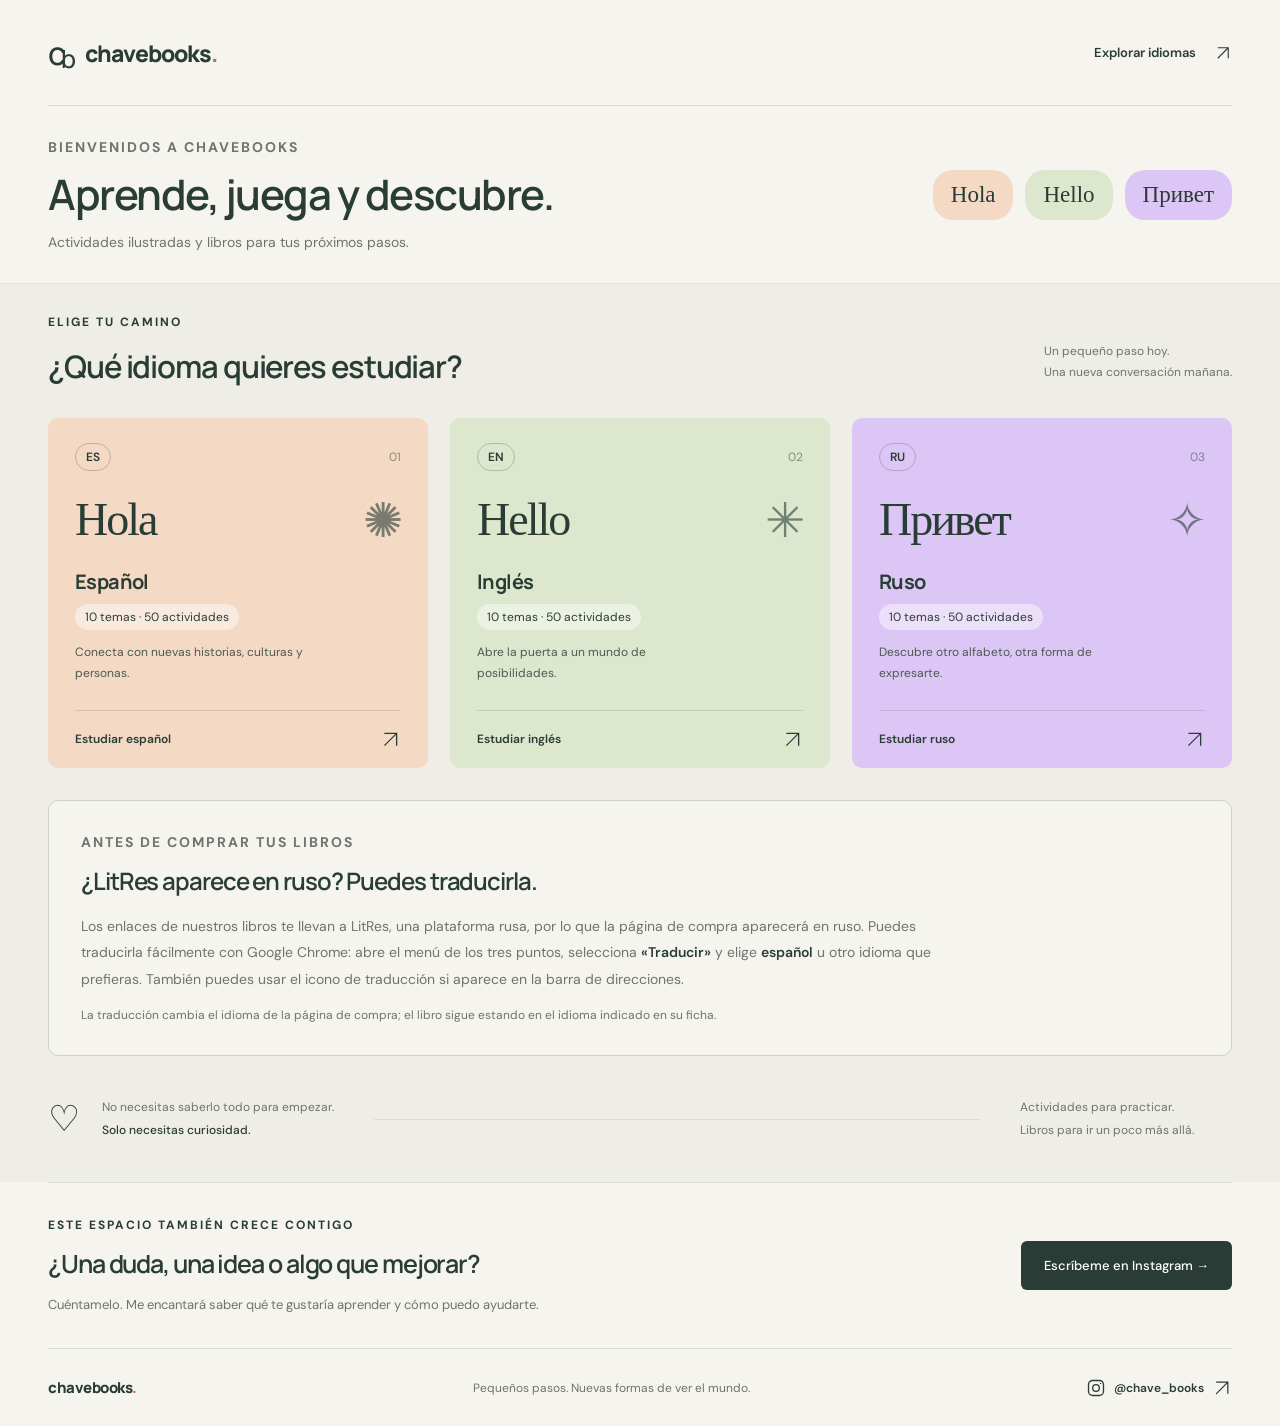
<file: index.html>
<!doctype html>
<html lang="es">
<head>
  <meta charset="UTF-8">
  <meta name="viewport" content="width=device-width, initial-scale=1">
  <meta name="theme-color" content="#f6f4ee">
  <meta name="description" content="Aprende español, inglés y ruso a tu ritmo. Practica con actividades interactivas y descubre libros para seguir aprendiendo.">
  <title>chavebooks · Aprende, juega y descubre.</title>
  <link rel="icon" href="favicon.svg" type="image/svg+xml">
  <link rel="canonical" href="https://magnificent-empanada-bff6dc.netlify.app/">
  <meta property="og:type" content="website">
  <meta property="og:locale" content="es_ES">
  <meta property="og:site_name" content="chavebooks">
  <meta property="og:title" content="chavebooks · Aprende, juega y descubre.">
  <meta property="og:description" content="Actividades, juegos y libros para descubrir el español, el inglés y el ruso a tu ritmo.">
  <meta property="og:url" content="https://magnificent-empanada-bff6dc.netlify.app/">
  <meta property="og:image" content="https://magnificent-empanada-bff6dc.netlify.app/assets/social/chavebooks.png">
  <meta property="og:image:width" content="1200">
  <meta property="og:image:height" content="630">
  <meta property="og:image:alt" content="chavebooks: Aprende, juega y descubre. Español, inglés y ruso con un perro, un elefante y una fresa.">
  <meta name="twitter:card" content="summary_large_image">
  <meta name="twitter:title" content="chavebooks · Aprende, juega y descubre.">
  <meta name="twitter:description" content="Descubre actividades, juegos y libros para aprender idiomas a tu ritmo.">
  <meta name="twitter:image" content="https://magnificent-empanada-bff6dc.netlify.app/assets/social/chavebooks.png">
  <link rel="stylesheet" href="styles.css">
  <script src="books.js" defer></script>
  <script src="activities.js" defer></script>
  <script src="media.js" defer></script>
  <script src="analytics.js" defer></script>
  <script src="localization.js" defer></script>
  <script src="learning.js" defer></script>
  <script src="app.js" defer></script>
</head>
<body>
  <a class="skip" href="#main">Saltar al contenido</a>
  <header class="header wrap">
    <a class="brand" href="#" aria-label="chavebooks, inicio"><span class="brand-icon" aria-hidden="true">c<span>b</span></span> chavebooks<span class="brand-dot">.</span></a>
    <nav aria-label="Navegación principal"><a href="#idiomas">Explorar idiomas <svg class="arrow-icon" viewBox="0 0 24 24" fill="none" stroke="currentColor" stroke-width="1.5" aria-hidden="true"><path d="M5 19 19 5M5 5h14v14"/></svg></a></nav>
  </header>
  <main id="main" tabindex="-1"></main>
  <aside class="feedback-invite wrap" aria-labelledby="feedback-invite-title"><div><p class="eyebrow">ESTE ESPACIO TAMBIÉN CRECE CONTIGO</p><h2 id="feedback-invite-title">¿Una duda, una idea o algo que mejorar?</h2><p>Cuéntamelo. Me encantará saber qué te gustaría aprender y cómo puedo ayudarte.</p></div><a class="button dark" href="https://www.instagram.com/chave_books/" target="_blank" rel="noopener noreferrer">Escríbeme en Instagram →</a></aside>
  <footer class="wrap footer"><a class="brand footer-brand" href="#">chavebooks<span class="brand-dot">.</span></a><p>Pequeños pasos. Nuevas formas de ver el mundo.</p><a class="instagram-link" href="https://www.instagram.com/chave_books/" target="_blank" rel="noopener noreferrer" aria-label="Instagram de chavebooks, @chave_books (se abre en otra pestaña)"><svg viewBox="0 0 24 24" fill="none" stroke="currentColor" stroke-width="1.6" aria-hidden="true"><rect x="3" y="3" width="18" height="18" rx="5"/><circle cx="12" cy="12" r="4"/><circle cx="17.5" cy="6.5" r=".8" fill="currentColor" stroke="none"/></svg> @chave_books <svg class="arrow-icon" viewBox="0 0 24 24" fill="none" stroke="currentColor" stroke-width="1.5" aria-hidden="true"><path d="M5 19 19 5M5 5h14v14"/></svg></a></footer>
</body>
</html>
</file>
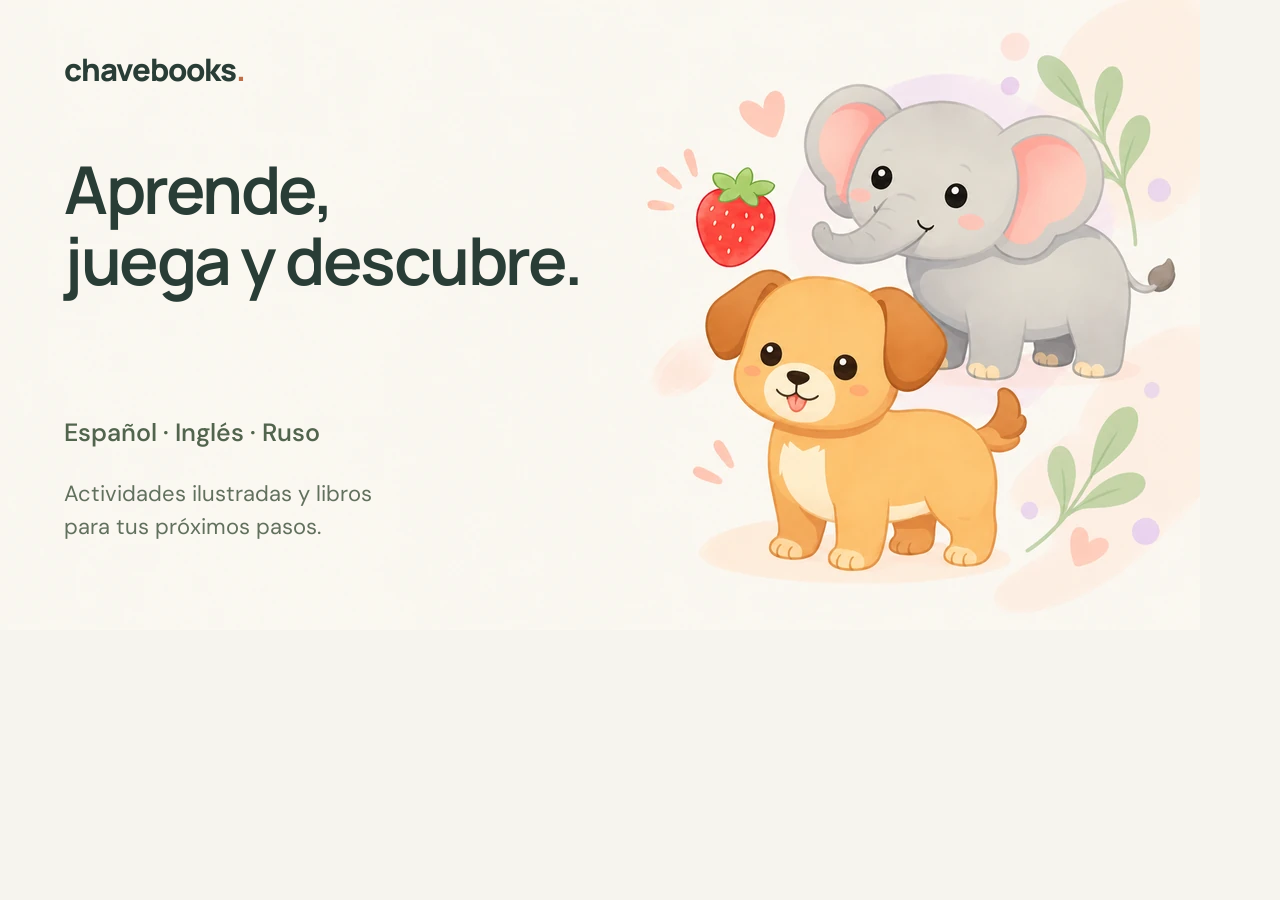
<file: design/social.html>
<!doctype html><html lang="es"><meta charset="utf-8"><link rel="stylesheet" href="../styles.css"><title>Vista previa de chavebooks</title><style>
html,body{margin:0;width:1200px;height:630px;overflow:hidden}body{background:#f6f4ee}.poster{position:relative;width:1200px;height:630px;background:url('social-background.webp') center/cover no-repeat;color:#293d36}.poster .brand{position:absolute;left:64px;top:48px;font-size:31px;font-family:Manrope,sans-serif;font-weight:800;letter-spacing:-1px}.poster h1{position:absolute;left:64px;top:154px;margin:0;width:560px;font:650 66px/1.08 Manrope,sans-serif;letter-spacing:-2.5px}.poster .languages{position:absolute;left:64px;top:414px;font:550 25px/1.5 'DM Sans',sans-serif;margin:0;color:#52644e}.poster .description{position:absolute;left:64px;top:477px;width:520px;font:400 22px/1.5 'DM Sans',sans-serif;margin:0;color:#62705e}
</style><main class="poster"><span class="brand">chavebooks<span class="brand-dot">.</span></span><h1>Aprende,<br>juega y descubre.</h1><p class="languages">Español · Inglés · Ruso</p><p class="description">Actividades ilustradas y libros<br>para tus próximos pasos.</p></main></html>
</file>
<file: styles.css>
@font-face { font-family: 'DM Sans'; font-style: normal; font-weight: 100 1000; font-display: swap; src: url('assets/fonts/dm-sans-latin-wght-normal.woff2') format('woff2'); }
@font-face { font-family: 'Manrope'; font-style: normal; font-weight: 200 800; font-display: swap; src: url('assets/fonts/manrope-latin-wght-normal.woff2') format('woff2'); unicode-range: U+0000-00FF,U+0131,U+0152-0153,U+02BB-02BC,U+02C6,U+02DA,U+02DC,U+0304,U+0308,U+0329,U+2000-206F,U+20AC,U+2122,U+2191,U+2193,U+2212,U+2215,U+FEFF,U+FFFD; }
@font-face { font-family: 'Manrope'; font-style: normal; font-weight: 200 800; font-display: swap; src: url('assets/fonts/manrope-cyrillic-wght-normal.woff2') format('woff2'); unicode-range: U+0301,U+0400-045F,U+0490-0491,U+04B0-04B1,U+2116; }
:root{--ink:#293d36;--muted:#6d756e;--paper:#f6f4ee;--line:#dcded3;--peach:#f4d9c5;--sage:#dce7cd;--lavender:#e4dded}*{box-sizing:border-box}html{scroll-behavior:smooth;scroll-padding-top:24px}body{margin:0;background:var(--paper);color:var(--ink);font:16px 'DM Sans','Manrope',sans-serif}a{color:inherit;text-decoration:none}button,input{font:inherit}button,a,input{ -webkit-tap-highlight-color:transparent}a:focus-visible,button:focus-visible,input:focus-visible{outline:3px solid #926840;outline-offset:5px}.wrap{max-width:1200px;width:calc(100% - 96px);margin:auto}.header{height:106px;display:flex;align-items:center;justify-content:space-between;border-bottom:1px solid var(--line)}.brand{font-family:'Manrope',sans-serif;font-size:23px;font-weight:800;letter-spacing:-1px;display:flex;align-items:center}.brand-icon{font-size:32px;display:inline-flex;align-items:baseline;margin-right:14px;letter-spacing:-5px;font-weight:500}.brand-icon span{font-size:25px;transform:translateY(3px)}.brand-dot{color:#ba714c}.header nav a{font-size:13px;font-weight:600}.header nav span{margin-left:22px;font-size:20px}.hero{display:grid;grid-template-columns:1.1fr 1fr;gap:20px;padding-top:78px;padding-bottom:75px}.eyebrow{font-size:12px;letter-spacing:2px;font-weight:700;line-height:1.8}.small-star{font-size:18px;color:#a16e4f;vertical-align:middle;margin-right:8px}h1,h2,h3,p{margin-top:0}h1,h2,h3{font-family:'Manrope',sans-serif}h1{font-size:66px;line-height:1.14;font-weight:600;letter-spacing:-3.6px;margin-bottom:24px;margin-top:23px}h1 em{font-family:Georgia,serif;font-weight:400;letter-spacing:-3px;color:#798568}.hero-description{color:var(--muted);font-size:15px;line-height:1.9;max-width:370px;margin-bottom:29px}.button{display:inline-flex;gap:30px;align-items:center;justify-content:space-between;padding:16px 23px;border-radius:6px;font-size:13px;font-weight:500;border:0;cursor:pointer;transition:background .18s,transform .18s}.dark{background:var(--ink);color:#fff}.dark:hover{background:#42594b;transform:translateY(-2px)}.button span{font-size:19px}.hero-note{font-size:12px;color:var(--muted);margin:20px 0 0}.hero-note span{color:#9eaa8b;margin-right:6px}.hero-art{position:relative;height:390px;align-self:center}.orbit{position:absolute;border:1px solid #d9ddcf;border-radius:50%;width:355px;height:355px;top:6px;left:55px}.orbit-two{width:285px;height:285px;top:41px;left:90px}.speech{position:absolute;width:205px;height:136px;display:flex;flex-direction:column;justify-content:center;padding-left:28px;border-radius:19px;font-family:'Manrope',sans-serif;font-size:42px;font-weight:600;letter-spacing:-2px;box-shadow:0 12px 20px #293d3608}.speech:after{content:'';position:absolute;bottom:-16px;left:28px;border:10px solid transparent;border-top-color:inherit;border-bottom:0;transform:skewY(-25deg)}.speech span{font-family:'DM Sans','Manrope',sans-serif;font-size:12px;letter-spacing:0;font-weight:400;margin-top:5px}.speech-es{background:var(--peach);border-color:var(--peach);left:40px;top:20px;transform:rotate(-9deg)}.speech-en{background:var(--sage);border-color:var(--sage);right:0;top:108px;transform:rotate(8deg);z-index:2}.speech-ru{background:var(--lavender);border-color:var(--lavender);left:68px;top:220px;transform:rotate(-5deg);font-size:36px}.art-star{position:absolute;right:32px;top:5px;font-size:64px;color:#9da98a}.tiny-star{position:absolute;left:4px;top:210px;font-size:35px;color:#b28361}.art-caption{position:absolute;bottom:0;right:12px;font-size:12px;letter-spacing:1.5px;transform:rotate(-90deg);transform-origin:right center}.languages-section{padding:52px 0 0;background:#eeeee6;border-top:1px solid #e2e4da}.section-heading{display:flex;justify-content:space-between;align-items:end;margin-bottom:32px}.section-heading .eyebrow{margin-bottom:12px}h2{font-size:31px;line-height:1.3;font-weight:600;letter-spacing:-1.1px;margin-bottom:0}.section-heading>p{font-size:12px;line-height:1.8;color:var(--muted);margin:0 0 2px}.language-grid{display:grid;grid-template-columns:repeat(3,1fr);gap:22px}.language-card{padding:25px 27px 0;border-radius:10px;transition:transform .2s,box-shadow .2s}.language-card:hover{transform:translateY(-6px);box-shadow:0 12px 22px #293d3610}.peach{background:var(--peach)}.sage{background:var(--sage)}.lavender{background:var(--lavender)}.card-top{display:flex;align-items:center;justify-content:space-between}.language-code{border:1px solid #293d3640;border-radius:30px;padding:5px 10px;font-size:12px;font-weight:600}.card-number{font-size:12px;color:#293d3680}.native{font-family:Georgia,serif;font-size:46px;letter-spacing:-2px;margin:21px 0 20px;display:flex;align-items:center;justify-content:space-between}.native span{font-family:serif;font-size:48px;font-weight:400;opacity:.6}.language-card h3{font-size:20px;letter-spacing:-.6px;margin-bottom:9px}.language-card>p{font-size:12px;line-height:1.8;max-width:230px;min-height:44px;color:#4b5b50;margin-bottom:24px}.card-bottom{border-top:1px solid #293d3626;display:flex;align-items:center;justify-content:space-between;padding:18px 0;font-size:12px;font-weight:600}.card-bottom span{font-size:21px}.learning-note{display:flex;align-items:center;gap:22px;padding:40px 0}.learning-note>span:first-child{font-size:36px;font-family:serif}.learning-note p{font-size:12px;line-height:1.9;margin:0;color:var(--muted)}.learning-note strong{font-weight:500;color:var(--ink)}.note-line{height:1px;background:var(--line);flex:1;margin:0 18px}.note-right{min-width:212px}.footer{padding:28px 0;display:flex;justify-content:space-between;align-items:center;gap:24px}.footer-brand{font-size:15px;letter-spacing:-.5px}.footer p,.footer>span{font-size:12px;color:var(--muted);margin:0}.skip{position:absolute;left:12px;top:-70px;z-index:10;background:var(--ink);color:white;padding:12px}.skip:focus{top:8px}.detail{padding:30px 0 60px;min-height:75vh}.back{font-size:12px;display:inline-block;margin-bottom:25px}.language-banner{border-radius:12px;padding:35px 40px;display:flex;justify-content:space-between;align-items:center}.language-banner h1{margin:12px 0;font-size:48px;letter-spacing:-2px}.language-banner p:last-child{font-size:14px;margin-bottom:0}.banner-native{font-family:Georgia,serif;font-style:italic;font-weight:400;opacity:.55;margin-left:28px}.banner-star{font-size:90px;opacity:.5}.tabs{display:flex;gap:35px;border-bottom:1px solid var(--line);margin-top:20px}.tabs a{padding:18px 0;font-size:14px;border-bottom:3px solid transparent}.tabs a[aria-current]{border-color:var(--ink);font-weight:700}.tabs span{margin-left:18px}.activity-heading{display:flex;gap:20px;justify-content:space-between;align-items:center;margin:38px 0 28px}.activity-heading h2{margin-bottom:12px}.activity-heading p:last-child{font-size:14px;color:var(--muted);line-height:1.8;margin:0;max-width:650px}.level{font-size:12px;background:#e7ebdf;padding:9px 13px;border-radius:30px;white-space:nowrap}.exercise-meta{display:flex;justify-content:space-between;border-bottom:1px solid var(--line);padding:17px 0;font-size:12px;color:var(--muted)}.question{border:0;border-bottom:1px solid var(--line);margin:0;padding:26px 0;min-width:0}.question legend{float:left;width:100%;font-size:17px;margin-bottom:18px;line-height:1.6}.question-number{font-size:12px;color:var(--muted);margin-right:15px}.answers{clear:both;display:flex;gap:12px;padding-left:34px}.answers label{position:relative;cursor:pointer}.answers input{position:absolute;left:12px;top:12px;width:16px;height:16px;accent-color:var(--ink)}.answers label span{display:block;border:1px solid #cdd3c5;border-radius:5px;padding:12px 24px 12px 40px;font-size:14px}.answers input:checked+span{background:#dce7cd;border-color:#708369}.answers input:focus-visible+span{outline:2px solid #926840;outline-offset:2px}.feedback{font-size:13px;margin:15px 0 0 34px;line-height:1.8}.feedback:empty{display:none}.correct{color:#345c38}.incorrect{color:#8d4627}.exercise-actions{display:flex;align-items:center;gap:25px;margin-top:28px}.reset{border:0;background:none;color:var(--ink);font-size:12px;cursor:pointer;padding:12px}.result:not(:empty){padding:22px;background:var(--sage);border-radius:8px;margin-top:25px;line-height:1.8}.empty-books{padding:50px 24px;background:#eeeee6;text-align:center;border-radius:10px}.book-symbol{font-size:54px;color:#798568}.empty-books h3{font-size:24px;margin:15px 0;letter-spacing:-.7px}.empty-books p{font-size:14px;line-height:1.9;max-width:470px;margin:0 auto 25px;color:var(--muted)}.book-grid{display:grid;grid-template-columns:repeat(3,1fr);gap:22px}.book-card{border:1px solid var(--line);border-radius:10px;padding:28px}.book-card h3{font-size:25px;margin:15px 0}.book-card p{color:var(--muted);font-size:14px;line-height:1.8}
@media(min-width:1400px){.hero{padding-top:95px;padding-bottom:95px}}@media(max-width:1050px){.wrap{width:calc(100% - 56px)}h1{font-size:54px}.hero-art{transform:scale(.85);transform-origin:right center}.hero{grid-template-columns:1.15fr 1fr;gap:0}.speech-en{right:-25px}.language-card{padding:22px 22px 0}.native{font-size:40px}.footer>span{display:none}}@media(max-width:760px){.wrap{width:calc(100% - 40px)}.header{height:82px}.brand{font-size:19px}.brand-icon{margin-right:10px}.header nav a{font-size:12px}.header nav span{margin-left:5px}.hero{grid-template-columns:1fr;padding-top:40px;padding-bottom:24px}.hero h1{font-size:52px;letter-spacing:-2.8px}.hero-description{max-width:400px}.hero-art{width:370px;max-width:100%;height:345px;transform:scale(.85);transform-origin:center center;justify-self:center;margin:0 0 8px}.orbit{left:12px;top:0;width:330px;height:330px}.orbit-two{left:42px;top:30px;width:270px;height:270px}.speech-es{left:10px;top:5px}.speech-en{right:-2px;top:99px}.speech-ru{left:35px;top:205px}.art-star{right:15px;top:-5px}.tiny-star{left:-15px;top:182px}.art-caption{display:none}.languages-section{padding-top:35px}.section-heading{display:block}.section-heading>p{margin-top:16px}h2{font-size:27px}.language-grid{grid-template-columns:1fr;gap:16px}.language-card{padding:23px 25px 0}.native{margin:12px 0;font-size:43px}.language-card>p{max-width:100%;min-height:0}.learning-note{gap:15px;padding:30px 0}.note-line,.note-right{display:none}.footer{align-items:start;flex-direction:column;gap:12px;padding:25px 0}.language-banner{padding:25px}.language-banner h1{font-size:36px}.banner-native{display:block;margin:10px 0 0;font-size:30px}.banner-star{font-size:60px}.activity-heading{align-items:start;flex-direction:column;margin:28px 0 22px}.exercise-meta{gap:15px;font-size:12px}.question legend{font-size:15px}.answers{padding-left:0;gap:8px;flex-wrap:wrap}.answers label span{padding:12px 16px 12px 36px;font-size:13px}.feedback{margin-left:0}.exercise-actions{gap:12px;flex-wrap:wrap}.book-grid{grid-template-columns:1fr}.empty-books h3{font-size:22px}}@media(prefers-reduced-motion:reduce){html{scroll-behavior:auto}*{transition:none!important}}

.arrow-icon{width:21px;height:21px;flex-shrink:0;vertical-align:middle}.header .arrow-icon{margin-left:18px;width:18px;height:18px}.tabs .arrow-icon{margin-left:18px;width:16px;height:16px}.art-caption{bottom:35px;right:-5px;transform:rotate(-90deg) translateX(100%)}
@media(max-width:760px){.hero-copy{min-width:0}.hero h1{font-size:clamp(39px,12.5vw,52px);letter-spacing:-2.8px}.hero h1 em{letter-spacing:-2.8px}.header .arrow-icon{margin-left:4px;width:15px;height:15px}.hero-art{min-width:0}.hero .eyebrow{font-size:12px;letter-spacing:1.6px}}
@media(max-width:760px){.hero{grid-template-columns:minmax(0,1fr)}.book-card{min-width:0;display:flex;flex-direction:column;align-items:flex-start}.book-card h3{overflow-wrap:anywhere}.book-card .button{margin-top:auto}.book-grid{gap:16px}}

.litres-notice{margin-top:32px;padding:28px 32px;border:1px solid #cdd3c5;border-radius:10px;background:var(--paper)}.litres-notice .eyebrow{margin-bottom:10px}.litres-notice h2{font-size:24px;margin-bottom:16px}.litres-notice p{font-size:14px;line-height:1.9;max-width:850px;color:var(--muted);margin-bottom:12px}.litres-notice strong{color:var(--ink);font-weight:600}.litres-notice .litres-note{font-size:12px;margin-bottom:0}@media(max-width:760px){.litres-notice{padding:23px;margin-top:24px}.litres-notice h2{font-size:22px}}

/* Cada idioma conserva su propio mundo de color. */
body[data-language="espanol"] {
  --paper: #fff8f1;
  --ink: #603f31;
  --muted: #796458;
  --line: #e6cdbb;
  --world: #f4d9c5;
  --world-soft: #fbe9db;
  --world-dark: #8a4b2e;
}
body[data-language="ingles"] {
  --paper: #f6f9f0;
  --ink: #314c37;
  --muted: #62705e;
  --line: #cedbc1;
  --world: #dce7cd;
  --world-soft: #eaf0df;
  --world-dark: #48643c;
}
body[data-language="ruso"] {
  --paper: #faf6ff;
  --ink: #4c3e62;
  --muted: #71647d;
  --line: #daccE5;
  --world: #e4dded;
  --world-soft: #f0e7f8;
  --world-dark: #70508a;
}
body[data-language]:not([data-language=""]) {
  background-image: radial-gradient(var(--line) .7px, transparent .7px);
  background-size: 22px 22px;
}
body[data-language]:not([data-language=""]) .header,
body[data-language]:not([data-language=""]) .footer { background: var(--paper); }
body[data-language]:not([data-language=""]) .level,
body[data-language]:not([data-language=""]) .result:not(:empty),
body[data-language]:not([data-language=""]) .empty-books { background: var(--world); }
body[data-language]:not([data-language=""]) .answers input:checked + span {
  background: var(--world);
  border-color: var(--world-dark);
}
body[data-language]:not([data-language=""]) .dark:hover { background: var(--world-dark); }
body[data-language]:not([data-language=""]) .answers input { accent-color: var(--world-dark); }
body[data-language]:not([data-language=""]) .tabs { background: var(--paper); }
.instagram-link { display: inline-flex; align-items: center; gap: 8px; font-size: 12px; font-weight: 600; }
.instagram-link svg { width: 20px; height: 20px; }
.instagram-link:hover { text-decoration: underline; text-underline-offset: 4px; }
.catalog-summary { display: flex; flex-wrap: wrap; align-items: center; gap: 15px; padding: 20px 24px; background: var(--world); border-radius: 12px; font-size: 13px; }
.catalog-summary strong { margin-left: auto; }
.catalog-summary progress { width: 160px; height: 9px; accent-color: var(--world-dark); }
.topic-section { margin-top: 38px; }
.topic-section-title { display: flex; justify-content: space-between; align-items: center; gap: 20px; margin-bottom: 20px; }
.topic-section-title h3 { margin: 0; font-size: 23px; letter-spacing: -.7px; }
.topic-section-title > span { font-size: 12px; color: var(--muted); }
.topic-grid { display: grid; grid-template-columns: repeat(3, minmax(0, 1fr)); gap: 20px; }
.topic-card, .mode-card { padding: 25px; background: var(--paper); border: 1px solid var(--line); border-radius: 16px; position: relative; display: flex; flex-direction: column; transition: transform .2s, box-shadow .2s; min-width: 0; }
.topic-card:hover, .mode-card:hover { transform: translateY(-4px); box-shadow: 0 8px 0 var(--world); border-color: var(--world-dark); }
.topic-icon { display: flex; align-items: center; justify-content: center; width: 62px; height: 62px; background: var(--world); border-radius: 20px 20px 20px 5px; font-size: 33px; margin-bottom: 22px; }
.topic-card > .level { position: absolute; right: 22px; top: 25px; }
.topic-card h3, .mode-card h3 { font-size: 20px; line-height: 1.4; letter-spacing: -.5px; margin: 0 0 10px; }
.topic-card p, .mode-card p { color: var(--muted); font-size: 13px; line-height: 1.8; margin-bottom: 22px; }
.topic-open { display: flex; align-items: center; justify-content: space-between; font-size: 12px; font-weight: 600; border-top: 1px solid var(--line); padding-top: 17px; margin-top: auto; gap: 12px; }
.topic-open span { font-size: 23px; }
.progress-note { color: var(--muted); font-size: 12px; line-height: 1.8; max-width: 760px; margin-top: 30px; }
.topic-back { margin: 30px 0 22px; line-height: 1.8; }
.topic-welcome { display: flex; align-items: center; gap: 25px; padding: 30px; background: var(--world); border-radius: 16px; }
.topic-welcome .eyebrow { margin-bottom: 8px; }
.topic-welcome p:last-child { margin: 12px 0 0; font-size: 14px; line-height: 1.7; }
.welcome-icon { font-size: 55px; }
.completion-badge { border: 1px solid var(--world-dark); border-radius: 50%; width: 65px; height: 65px; flex-shrink: 0; display: flex; align-items: center; justify-content: center; margin-left: auto; font-size: 14px; }
.topic-tip { background: var(--world-soft); padding: 19px 24px; border-left: 4px solid var(--world-dark); border-radius: 0 10px 10px 0; margin: 25px 0; font-size: 13px; line-height: 1.8; }
.topic-tip p { margin: 5px 0 0; }
.mode-grid { display: grid; grid-template-columns: repeat(2, minmax(0, 1fr)); gap: 20px; }
.mode-index { font-size: 12px; letter-spacing: 1px; font-weight: 700; }
.mode-icon { font-size: 34px; margin: 15px 0; color: var(--world-dark); }
.exercise-heading h2 { margin-bottom: 15px; }
.exercise-heading > p:last-child { line-height: 1.8; color: var(--muted); max-width: 780px; font-size: 14px; }
.exercise-steps { display: flex; gap: 12px; margin: 25px 0; }
.exercise-steps a { display: flex; align-items: center; justify-content: center; position: relative; width: 42px; height: 42px; border-radius: 12px; border: 1px solid var(--line); background: var(--paper); font-size: 14px; }
.exercise-steps a[aria-current] { background: var(--ink); color: var(--paper); border-color: var(--ink); }
.exercise-steps a > span { position: absolute; top: -8px; right: -5px; border-radius: 50%; background: var(--world); color: var(--ink); border: 1px solid var(--line); font-size: 12px; padding: 2px 4px; }
#exercise { background: var(--paper); padding: 8px 30px 30px; border: 1px solid var(--line); border-radius: 16px; }
.written-answer, .question select { display: block; clear: both; width: min(100%, 540px); border: 1px solid var(--world-dark); background: #fff; color: var(--ink); padding: 13px 15px; border-radius: 8px; font: inherit; font-size: 16px; }
.written-answer:focus, .question select:focus { outline: 3px solid var(--world); outline-offset: 2px; }
.question .answers { padding-left: 0; flex-wrap: wrap; }
.question legend { padding: 0; }
.grammar-hint, .word-help { font-size: 12px; line-height: 1.7; color: var(--muted); margin: 14px 0 0; clear: both; }
.picture-card { clear: both; display: flex; align-items: center; gap: 25px; margin-bottom: 20px; }
.vocab-picture { width: 125px; min-width: 125px; height: 115px; display: flex; justify-content: center; align-items: center; background: var(--world); border-radius: 18px; font-size: 66px; }
.picture-card details { font-size: 13px; line-height: 1.8; }
.picture-card summary { cursor: pointer; text-decoration: underline; text-underline-offset: 4px; }
.picture-card details p { max-width: 350px; margin: 8px 0 0; }
.scrambled { clear: both; color: var(--world-dark); font-size: 24px; font-weight: 700; letter-spacing: 4px; overflow-wrap: anywhere; padding: 15px; background: var(--world-soft); border-radius: 10px; }
.word-bank, .word-slots { display: flex; gap: 8px; flex-wrap: wrap; clear: both; }
.word-slots { min-height: 65px; border: 2px dashed var(--line); padding: 12px; border-radius: 8px; margin: 15px 0; }
.word-token { border: 1px solid var(--world-dark); border-radius: 7px; color: var(--ink); background: var(--world); padding: 10px 14px; cursor: pointer; font-size: 15px; }
.word-token:disabled { opacity: .28; cursor: default; }
.word-slots .word-token { background: var(--paper); }
.vocabulary-bank { background: var(--world); padding: 20px; border-radius: 12px; font-size: 13px; margin-bottom: 25px; }
.vocabulary-bank p { display: flex; gap: 10px; flex-wrap: wrap; margin: 10px 0 0; }
.vocabulary-bank p span { background: var(--paper); padding: 6px 12px; border-radius: 6px; }
.story-sheet { border-left: 3px solid var(--line); margin-top: 22px; padding-left: 22px; }
.text-question { padding: 20px 0; }
mark { background: var(--world); border-bottom: 2px dashed var(--world-dark); color: var(--ink); padding: 2px 5px; }
.exercise-next { display: flex; flex-wrap: wrap; justify-content: space-between; gap: 18px; margin-top: 25px; font-size: 13px; font-weight: 600; }
.exercise-next a:hover { text-decoration: underline; }
body[data-language]:not([data-language=""]) .book-card { background: var(--paper); border-top: 8px solid var(--world); }
body[data-language]:not([data-language=""]) .language-banner { border: 1px solid var(--line); box-shadow: 0 7px 0 var(--world-soft); }
.home-activity-count { display: inline-block; background: #ffffff70; padding: 5px 10px; border-radius: 20px; font-size: 12px; margin-bottom: 12px; }
@media(max-width: 1000px) { .topic-grid { grid-template-columns: repeat(2,minmax(0,1fr)); } }
@media(max-width: 760px) {
  .topic-grid, .mode-grid { grid-template-columns: minmax(0,1fr); }
  .catalog-summary { gap: 12px; padding: 18px; }
  .catalog-summary strong { margin-left: 0; }
  .catalog-summary progress { flex-basis: 100%; }
  .topic-section-title { align-items: flex-start; flex-direction: column; gap: 8px; }
  .topic-section-title h3 { font-size: 22px; }
  .topic-welcome { flex-wrap: wrap; padding: 22px; gap: 15px; }
  .topic-welcome > div { flex-basis: calc(100% - 80px); }
  .welcome-icon { font-size: 42px; }
  .completion-badge { width: 48px; height: 48px; font-size: 12px; }
  #exercise { padding: 5px 18px 24px; }
  .topic-tip { padding: 16px 18px; }
  .picture-card { align-items: flex-start; flex-direction: column; gap: 12px; }
  .vocab-picture { width: 140px; }
  .story-sheet { padding-left: 12px; }
  .scrambled { font-size: 20px; letter-spacing: 2px; }
  .exercise-meta { font-size: 12px; line-height: 1.7; }
  .footer .instagram-link { font-size: 13px; }
}
/* El foco se dirige al contenido al navegar sin dibujar un marco alrededor de toda la página. */
main:focus { outline: none; }
@media(max-width: 360px) { .hero-art .orbit-one { width: 290px; height: 290px; } .hero-art .orbit-two { width: 230px; height: 230px; } }

/* Actividades con imágenes propias y juegos sin emojis. */
.topic-icon svg, .welcome-icon svg { width: 36px; height: 36px; }
.welcome-icon { display: flex; align-items: center; }
.welcome-icon svg { width: 58px; height: 58px; }
.topic-photo { width: 100%; height: 100%; object-fit: cover; border-radius: inherit; }
.activity-image { display: block; width: min(210px,100%); height: 175px; object-fit: contain; border-radius: 12px; background: #fff; }
.mode-card h3 { margin-top: 22px; }
.feedback { clear: both; }
.reveal-solution, .flip-card { display: inline-block; border: 1px solid var(--line); color: var(--ink); background: var(--world-soft,var(--paper)); border-radius: 7px; padding: 9px 13px; font-size: 12px; cursor: pointer; margin: 10px 12px; }
.solution { display: block; padding: 12px 0; font-size: 14px; color: var(--ink); }
.solution[hidden], .flash-answer[hidden] { display: none; }
.flashcard { clear: both; display: flex; align-items: center; flex-wrap: wrap; gap: 14px; margin-bottom: 15px; padding: 10px; background: var(--world-soft); border-radius: 10px; }
.flashcard .flip-card { margin: 0; }
.flash-answer { font-size: 20px; font-weight: 600; }
.puzzle-panel { border: 1px solid var(--line); border-radius: 16px; padding: 30px; background: var(--paper); }
.puzzle-panel p { line-height: 1.8; }
.memory-grid { display: grid; grid-template-columns: repeat(5,minmax(0,1fr)); gap: 12px; }
.memory-card { min-height: 110px; padding: 12px; border: 1px solid var(--world-dark); border-radius: 12px; background: var(--world); color: var(--ink); font: inherit; font-size: 13px; cursor: pointer; line-height: 1.5; overflow-wrap: anywhere; }
.memory-card:not(.flipped) { background-image: repeating-linear-gradient(45deg, transparent, transparent 10px, #ffffff30 10px, #ffffff30 12px); font-size: 27px; }
.memory-card.flipped { background: white; }
.memory-card.matched { background: var(--world-soft); border-style: dashed; opacity: .85; cursor: default; }
.memory-note { font-size: 13px; color: var(--muted); }
.puzzle-clues { display: grid; grid-template-columns: repeat(5,minmax(0,1fr)); gap: 12px; margin-bottom: 24px; }
.puzzle-clue { border: 1px solid var(--line); border-radius: 10px; padding: 12px; background: var(--world-soft); font-size: 12px; line-height: 1.7; }
.puzzle-clue .activity-image { width: 100%; height: 100px; }
.found-label { display: block; font-weight: bold; margin-top: 6px; }
.puzzle-instruction { font-size: 12px; color: var(--muted); }
.grid-scroll { overflow-x: auto; padding: 4px; }
.letter-grid { display: grid; grid-template-columns: repeat(var(--grid-size),minmax(0,1fr)); gap: 3px; width: min(100%,520px); min-width: 0; margin: auto; }
.letter-grid button { aspect-ratio: auto; width: 100%; min-width: 0; height: 44px; border: 1px solid var(--line); background: #fff; color: var(--ink); border-radius: 5px; padding: 2px; font: inherit; font-size: clamp(12px,2vw,18px); cursor: pointer; font-weight: 600; }
.letter-grid button.selected { outline: 3px solid var(--world-dark); outline-offset: -2px; background: var(--world); }
.letter-grid button.found { background: var(--world); border-color: var(--world-dark); }
.crossword-grid { display: grid; grid-template-columns: repeat(var(--grid-size),32px); width: max-content; margin: auto; gap: 2px; }
.crossword-cell { position: relative; width: 32px; height: 36px; background: #fff; border: 1px solid var(--world-dark); }
.crossword-cell > span { position: absolute; font-size: 12px; top: 1px; left: 2px; pointer-events: none; }
.crossword-cell input { width: 100%; height: 100%; border: 0; padding: 8px 2px 1px; background: transparent; font-size: 19px; text-align: center; text-transform: uppercase; color: var(--ink); }
.crossword-clues { margin-top: 24px; padding-left: 24px; }
.crossword-clues li { padding: 10px 0; line-height: 1.7; font-size: 14px; }
.crossword-clues small { color: var(--muted); }
.feedback-invite { display: flex; align-items: center; justify-content: space-between; flex-wrap: wrap; gap: 24px; border-top: 1px solid var(--line); border-bottom: 1px solid var(--line); padding: 32px 0; }
.feedback-invite h2 { font-size: 25px; }
.feedback-invite p:last-child { margin: 12px 0 0; color: var(--muted); font-size: 13px; line-height: 1.8; }
.purchase-notice { padding: 22px; border-radius: 12px; background: var(--world); margin-bottom: 30px; }
.purchase-notice p { margin: 8px 0 0; font-size: 13px; line-height: 1.8; }
.book-card { display: flex; flex-direction: column; align-items: stretch; padding: 22px; }
.book-card.recommended { outline: 2px solid var(--world-dark); }
.book-cover { width: 100%; height: 280px; object-fit: contain; background: var(--world-soft); border-radius: 8px; margin-bottom: 20px; }
.typographic-cover { display: flex; flex-direction: column; justify-content: space-between; padding: 25px; background: linear-gradient(135deg,var(--world-soft),var(--world)); border-left: 8px solid var(--world); text-align: left; }
.typographic-cover > span { font-size: 12px; letter-spacing: 1px; }
.typographic-cover strong { font-family: Georgia,serif; font-weight: 400; font-size: 29px; line-height: 1.25; overflow-wrap: anywhere; }
.book-meta { display: flex; flex-wrap: wrap; gap: 8px; }
.book-meta span, .book-audience { font-size: 12px; background: var(--world-soft); padding: 7px 10px; border-radius: 7px; color: var(--ink); line-height: 1.8; }
.book-card .book-audience { font-size: 12px; color: var(--ink); }
.book-card .button { margin-top: auto; }
.book-card .litres-button-note { font-size: 12px; margin: 10px 0 0; line-height: 1.7; }
.related-book { display: grid; grid-template-columns: 150px minmax(0,1fr); gap: 25px; background: var(--world); padding: 25px; border-radius: 14px; margin: 28px 0; }
.related-book .book-cover { height: 200px; margin-bottom: 0; background: var(--paper); }
.related-book .typographic-cover { padding: 14px; }
.related-book .typographic-cover strong { font-size: 19px; }
.related-book h3 { font-size: 21px; line-height: 1.5; }
.related-book section > p:not(.eyebrow) { font-size: 13px; line-height: 1.8; }
@media(max-width:760px) {
  .puzzle-panel { padding: 18px 12px; }
  .memory-grid { grid-template-columns: repeat(4,minmax(0,1fr)); gap: 7px; }
  .memory-card { min-height: 105px; font-size: 12px; padding: 8px; }
  .puzzle-clues { grid-template-columns: repeat(2,minmax(0,1fr)); gap: 8px; }
  .puzzle-clue { padding: 10px; }
  .letter-grid { gap: 2px; min-width: 0; }
  .letter-grid button { font-size: 13px; }
  .related-book { grid-template-columns: minmax(0,1fr); padding: 20px; }
  .related-book > div { max-width: 160px; }
  .feedback-invite h2 { font-size: 23px; }
  .book-card { align-items: stretch; }
  .reveal-solution { margin-left: 0; }
}
.related-book.no-book { display: block; }
.related-book.no-book p { font-size: 14px; line-height: 1.8; }
.related-book.no-book a { font-size: 13px; font-weight: 600; }
.memory-card .activity-image { height: 85px; width: 100%; background: transparent; }
.banner-star svg { width: 90px; height: 90px; display: block; }
.art-star svg { width: 64px; height: 64px; display: block; }
@media(max-width:760px) { .banner-star svg { width: 60px; height: 60px; } }

/* Las frutas conservan su tamaño de dibujo, sin estirar los originales pequeños. */
.activity-image[src*="assets/frutas/"] { width: min(160px,100%); height: 155px; }
.fruit-cards { display: grid; grid-template-columns: repeat(2,minmax(0,1fr)); gap: 10px; }
.fruit-card { border: 1px solid var(--line); background: white; color: var(--ink); padding: 12px; border-radius: 12px; cursor: grab; font: inherit; font-size: 14px; min-width: 0; }
.fruit-card[aria-pressed="true"] { outline: 3px solid var(--world-dark); background: var(--world-soft); }
.fruit-card .activity-image[src*="assets/frutas/"] { width: 100%; height: 95px; margin: 0 auto 8px; }
.basket-bank { background: var(--world-soft); padding: 20px; border: 1px solid var(--line); border-radius: 14px; }
.basket-bank > p { font-size: 13px; line-height: 1.8; }
#basket-selection { color: var(--world-dark); font-weight: 600; margin-bottom: 0; }
.basket-order { clear: both; display: grid; gap: 12px; }
.basket-target { min-height: 65px; border: 2px dashed var(--world-dark); border-radius: 12px; padding: 15px; background: var(--world-soft); color: var(--ink); font: inherit; font-size: 14px; cursor: pointer; }
.basket-target.filled { border-style: solid; background: var(--world); font-weight: 600; }
.basket-select-label { font-size: 12px; color: var(--muted); }
.crossword-clues .activity-image[src*="assets/frutas/"] { width: 95px; height: 85px; margin: 0 0 10px; }
@media(min-width:1000px) {
  #exercise-stage:has(.basket-bank) { display: grid; grid-template-columns: minmax(0,.85fr) minmax(0,1.15fr); gap: 25px; align-items: start; }
  .basket-bank { position: sticky; top: 20px; }
}
@media(max-width:999px) { .basket-bank { margin-bottom: 20px; } }

/* Ropa: los originales se muestran completos y sin ampliación innecesaria. */
.activity-image[src*="assets/ropa/"] { width: min(160px,100%); height: 155px; margin-bottom: 14px; }
.memory-card .activity-image[src*="assets/ropa/"] { width: 100%; height: 85px; margin: 0; }
.puzzle-clue .activity-image[src*="assets/ropa/"] { width: 100%; height: 100px; margin: 0; }

/* Las acciones conservan las ilustraciones originales a un tamaño moderado. */
.activity-image[src*="assets/acciones/"] { width: min(145px,100%); height: 145px; margin-bottom: 12px; }
.memory-card .activity-image[src*="assets/acciones/"] { width: 100%; height: 85px; margin: 0; }
.crossword-clues .activity-image[src*="assets/acciones/"] { width: 100%; height: 95px; }
.action-story-line { display: flex; flex-wrap: wrap; align-items: center; gap: 8px; line-height: 1.9; font-size: 17px; }
.action-story-gap { display: inline-flex; flex-direction: column; align-items: center; max-width: 100%; width: 160px; padding: 10px; background: var(--world-soft); border-radius: 12px; }
.action-story-gap .activity-image[src*="assets/acciones/"] { width: 110px; height: 110px; margin: 0 0 8px; }
.action-story-gap .written-answer { width: 100%; min-width: 0; }
.visually-hidden { position: absolute; width: 1px; height: 1px; padding: 0; margin: -1px; overflow: hidden; clip-path: inset(50%); white-space: nowrap; border: 0; }
.action-story-line { clear: both; width: 100%; }
.action-story-line > span { min-width: 0; overflow-wrap: anywhere; }

/* Colores: pinturas originales y selección visual accesible, sin emojis. */
.activity-image[src*="assets/colores/"] { width: min(165px,100%); height: 110px; object-fit: contain; }
.memory-card .activity-image[src*="assets/colores/"] { width: 100%; height: 65px; margin: 0; }
.puzzle-clue .activity-image[src*="assets/colores/"] { width: 100%; height: 75px; }
.color-hunt-options { clear: both; display: grid; grid-template-columns: repeat(6,minmax(0,1fr)); gap: 12px; padding: 12px 0; }
.color-hunt-options label { position: relative; display: block; min-width: 0; cursor: pointer; }
.color-hunt-options input { position: absolute; top: 7px; left: 7px; z-index: 1; accent-color: var(--world-dark); }
.color-hunt-options label > span { display: flex; align-items: center; justify-content: center; padding: 16px 8px 8px; border: 2px solid var(--line); border-radius: 16px; background: #fff; transition: transform .15s,box-shadow .15s; }
.color-hunt-options .activity-image[src*="assets/colores/"] { width: 100%; height: 65px; margin: 0; }
.color-hunt-options label:hover > span { transform: translateY(-3px); box-shadow: 0 5px 0 var(--world); }
.color-hunt-options input:checked + span { border-color: var(--world-dark); background: var(--world-soft); box-shadow: 0 0 0 2px var(--world-dark); }
.color-hunt-options input:focus-visible + span { outline: 3px solid var(--world-dark); outline-offset: 4px; }
@media(max-width:760px) { .color-hunt-options { grid-template-columns: repeat(3,minmax(0,1fr)); gap: 8px; } .color-hunt-options .activity-image[src*="assets/colores/"] { height: 48px; } }

/* Bienvenida breve: las tres puertas de entrada quedan a la vista. */
:root { --lavender: #dcc6f5; }
body[data-language="ruso"] { --world: #dcc6f5; --world-soft: #f0e5fc; --line: #d4bce9; --world-dark: #74449d; }
.welcome-strip { display: flex; justify-content: space-between; gap: 30px; align-items: center; padding-top: 30px; padding-bottom: 28px; }
.welcome-strip h1 { font-size: clamp(29px,4vw,42px); margin: 9px 0 12px; letter-spacing: -1.5px; line-height: 1.2; }
.welcome-strip p { margin-bottom: 0; color: var(--muted); font-size: 14px; line-height: 1.7; }
.welcome-greetings { display: flex; gap: 12px; flex-wrap: wrap; font-family: Georgia,serif; font-size: 23px; }
.welcome-greetings span { padding: 12px 18px; border-radius: 20px; background: var(--peach); }
.welcome-greetings span:nth-child(2) { background: var(--sage); }
.welcome-greetings span:nth-child(3) { background: var(--lavender); }
.languages-section { padding-top: 28px; }
.instruction-help { margin-top: 14px; max-width: 760px; font-size: 13px; line-height: 1.7; }
.instruction-help summary { cursor: pointer; text-decoration: underline; text-underline-offset: 4px; }
.instruction-help p { padding: 14px; background: var(--world-soft); border-radius: 8px; margin-top: 10px; }
.exercise-next { align-items: center; padding: 15px 0 25px; border-bottom: 1px solid var(--line); }
.inline-gap { display: inline-block; width: 7rem; max-width: 70%; border-bottom: 2px solid currentColor; vertical-align: baseline; margin: 0 6px 2px; }
.two-colours { clear: both; display: flex; align-items: center; gap: 14px; max-width: 610px; }
.two-colours .written-answer { min-width: 0; flex: 1; width: 0; }
.question:has(.action-story-line) legend { margin-bottom: 0; height: 0; overflow: hidden; }
.question:has(.action-story-line) .question-number { display: none; }
.question legend:has(> .question-number:only-child) { margin-bottom: 8px; }
.question > .activity-image { clear: both; }
.reset-area { margin: 24px 0; font-size: 13px; }
.reset-area > button { border: 1px solid var(--world-dark); border-radius: 8px; }
.reset-confirmation { margin-top: 12px; background: var(--world-soft); padding: 18px; border-radius: 10px; line-height: 1.7; }
.topic-celebration { padding: 28px; border: 2px solid var(--world-dark); background: var(--world-soft); border-radius: 18px; margin: 26px 0; }
.topic-celebration h2 { margin: 0 0 14px; }
.topic-celebration > p { font-size: 14px; line-height: 1.8; }
.practice-report { list-style: none; padding: 0; margin: 25px 0; }
.practice-report li { border-top: 1px solid var(--line); padding: 18px 0; }
.practice-report li a { font-weight: 600; text-decoration: underline; text-underline-offset: 4px; }
.practice-report p { display: flex; flex-wrap: wrap; gap: 10px 22px; font-size: 13px; line-height: 1.8; margin: 12px 0 0; }
.more-topics-heading { margin: 28px 0; }
.book-topic-suggestions { line-height: 1.9; font-size: 14px; margin: 25px 0; }
.memory-front[hidden], .memory-back[hidden] { display: none !important; }
.memory-front { display: flex; align-items: center; justify-content: center; min-height: 85px; }
.memory-card:disabled:not(.matched) { cursor: progress; }
.memory-front .activity-image { width: 100%; max-width: 150px; height: 85px; object-fit: contain; }
.activity-image[src*="acciones/recortes/"] { border-radius: 12px; object-fit: cover; }
.crossword-grid { background: var(--ink); padding: 5px; border-radius: 8px; gap: 1px; }
.crossword-cell { height: 36px; }
.crossword-cell.word-active { background: var(--world); }
.crossword-cell:focus-within { outline: 3px solid var(--world-dark); outline-offset: -2px; z-index: 1; background: #fff; }
.crossword-empty { background: var(--ink); }
.crossword-status { min-height: 28px; font-size: 14px; font-weight: 600; }
.crossword-clue-groups { display: grid; grid-template-columns: repeat(2,minmax(0,1fr)); gap: 20px; margin-top: 25px; }
.crossword-clue-groups h3 { font-size: 19px; }
.crossword-clue-groups .crossword-clues { display: flex; flex-direction: column; list-style: none; padding: 0; margin: 0; }
.crossword-clue { width: 100%; display: grid; grid-template-columns: 24px 85px minmax(0,1fr); align-items: center; gap: 10px; padding: 12px; border: 1px solid var(--line); border-radius: 12px; background: var(--paper); text-align: left; color: var(--ink); font: inherit; font-size: 13px; line-height: 1.7; cursor: pointer; }
.crossword-clue[aria-pressed="true"] { border-color: var(--world-dark); background: var(--world-soft); box-shadow: inset 0 0 0 1px var(--world-dark); }
.crossword-clue .activity-image { width: 85px!important; height: 85px!important; margin: 0!important; }
@media(max-width:760px) {
 .welcome-strip { padding-top: 22px; padding-bottom: 22px; }
 .welcome-greetings { display: none; }
 .two-colours { gap: 8px; }
 .two-colours .written-answer { padding-left: 8px; padding-right: 8px; }
 .topic-celebration { padding: 20px; }
 .crossword-clue-groups { grid-template-columns: minmax(0,1fr); }
 .crossword-clue { grid-template-columns: 20px 65px minmax(0,1fr); padding: 10px; gap: 8px; }
 .crossword-clue .activity-image { width: 65px!important; height: 65px!important; }
}
.memory-front .activity-image[src*="acciones/recortes/"] { object-fit: contain; }

/* Ajustes de lectura: hueco de palabra, letras individuales y miniaturas uniformes. */
.inline-gap { margin: 0 6px; transform: translateY(3px); }
.letter-gap { display: inline-block; width: .65em; height: .8em; border-bottom: 2px solid currentColor; margin: 0 .12em; vertical-align: baseline; transform: translateY(2px); }
.instruction-helps { display: flex; flex-wrap: wrap; gap: 10px 22px; align-items: flex-start; }
.instruction-helps .instruction-help { min-width: 0; max-width: 100%; }
.instruction-helps .instruction-help[open] { flex-basis: 100%; }
.welcome-icon { width: 80px; height: 80px; flex: 0 0 80px; }
.welcome-icon .topic-photo { width: 80px; height: 80px; object-fit: contain; }
.activity-image[src*="assets/animales/"] { width: min(160px,100%); height: 155px; }
.memory-card .activity-image[src*="assets/animales/"] { width: 100%; height: 85px; }
.puzzle-clue .activity-image[src*="assets/animales/"] { width: 100%; height: 100px; }
.basket-bank .fruit-card .activity-image { width: 100%; height: 95px; margin: 0 auto 8px; }
.basket-target { min-height: 96px; }
.basket-target .activity-image { width: 75px; height: 55px; margin: 0 auto; object-fit: contain; }
@media(max-width:760px) { .topic-welcome > div { flex: 1; min-width: 0; } }
@media(max-width:760px) {
 .topic-welcome { display: grid; grid-template-columns: 80px minmax(0,1fr); grid-template-areas: 'picture count' 'title title'; }
 .topic-welcome .welcome-icon { grid-area: picture; }
 .topic-welcome > div { grid-area: title; }
 .topic-welcome .completion-badge { grid-area: count; justify-self: end; margin-left: 0; }
}

/* Móvil: prioridad al ejercicio y casillas táctiles sin desplazamiento horizontal. */
.back, .exercise-next > a, .tabs > a, .header nav a { min-height: 44px; display: inline-flex; align-items: center; }
.answers label > span { min-height: 44px; }
.crossword-grid { width: 100%; max-width: calc(var(--grid-size) * 36px + (var(--grid-size) - 1) * 1px + 10px); grid-template-columns: repeat(var(--grid-size),minmax(28px,1fr)); }
.crossword-cell { width: auto; height: auto; min-height: 28px; aspect-ratio: 1; }
.crossword-cell > span { font-size: 12px; line-height: 1; }
.crossword-cell input { min-height: 28px; }
@media(max-width:760px) {
 .detail { width: calc(100% - 32px); }
 .puzzle-panel { padding: 16px 6px; }
 body[data-exercise="true"] .language-banner { display: none; }
 body[data-exercise="true"] .detail { padding-top: 8px; }
 body[data-exercise="true"] .detail > .back { margin-bottom: 4px; }
 body[data-exercise="true"] .tabs { margin-top: 0; gap: 28px; }
 body[data-exercise="true"] .tabs > a { padding-top: 8px; padding-bottom: 8px; }
 body[data-exercise="true"] .topic-back { margin: 8px 0; }
 body[data-exercise="true"] .exercise-heading h2 { font-size: 26px; }
}

.book-filters { display: flex; flex-wrap: wrap; gap: 10px; margin: 22px 0; }
.book-filters button { min-height: 44px; padding: 10px 16px; border: 1px solid var(--world-dark); border-radius: 24px; background: var(--paper); color: var(--ink); font: inherit; font-size: 14px; cursor: pointer; }
.book-filters button[aria-pressed="true"] { background: var(--ink); color: var(--paper); }
#book-count { font-size: 14px; }
.book-group { margin: 30px 0; }
.book-group > h3 { font-size: 22px; margin-bottom: 22px; }
.typographic-cover { align-items: center; justify-content: center; gap: 25px; }
.typographic-cover > span { font-size: 18px; font-weight: 700; letter-spacing: -.5px; }
.typographic-cover svg { width: 90px; max-width: 90%; height: 90px; opacity: .7; }
.book-card .book-series { font-size: 12px; letter-spacing: 1px; margin: 0 0 10px; }
.book-card .book-subtitle, .related-book .book-subtitle { font-size: 15px; font-weight: 600; color: var(--ink); margin-top: 0; }
.book-card h3 { margin-top: 0; }
.book-card .book-highlights { font-weight: 600; color: var(--ink); }
.book-topics { font-size: 13px; line-height: 1.8; }
.related-book .typographic-cover > span { font-size: 16px; }
.error-page h1 { font-size: clamp(32px,6vw,48px); letter-spacing: -1.5px; overflow-wrap: anywhere; }
small { font-size: 12px; }

/* El marco se reserva antes de descargar la ilustración. */
.activity-image { background: var(--world-soft, #f1f0e8); }
body[data-exercise="true"] :is(button, select, input:not([type="radio"]):not([type="checkbox"]):not([type="hidden"]), summary, a) { min-height: 40px; }
.crossword-cell { height: 40px; min-height: 40px; aspect-ratio: auto; }
@media(max-width:760px) {
 body[data-exercise="true"] :is(button, select, input:not([type="radio"]):not([type="checkbox"]):not([type="hidden"]), summary, a) { min-height: 44px; }
 body[data-exercise="true"] summary { padding-top: 10px; padding-bottom: 10px; }
 /* Más altura táctil sin ensanchar el crucigrama fuera de la pantalla. */
 .crossword-cell { height: 44px; min-height: 44px; aspect-ratio: auto; }
 .crossword-cell input { height: 100%; min-height: 44px; }
}

/* Los pedidos mantienen su espacio al colocar o quitar una imagen. */
.basket-target { height: 100px; display: flex; align-items: center; justify-content: center; }
.basket-target > span { display: flex; min-height: 55px; align-items: center; justify-content: center; }
/* El blanco de las ilustraciones originales coincide con el de sus tarjetas. */
.basket-bank .fruit-card, .basket-target, .basket-target.filled,
.basket-bank .activity-image, .basket-target .activity-image { background: #fff; }
</file>
